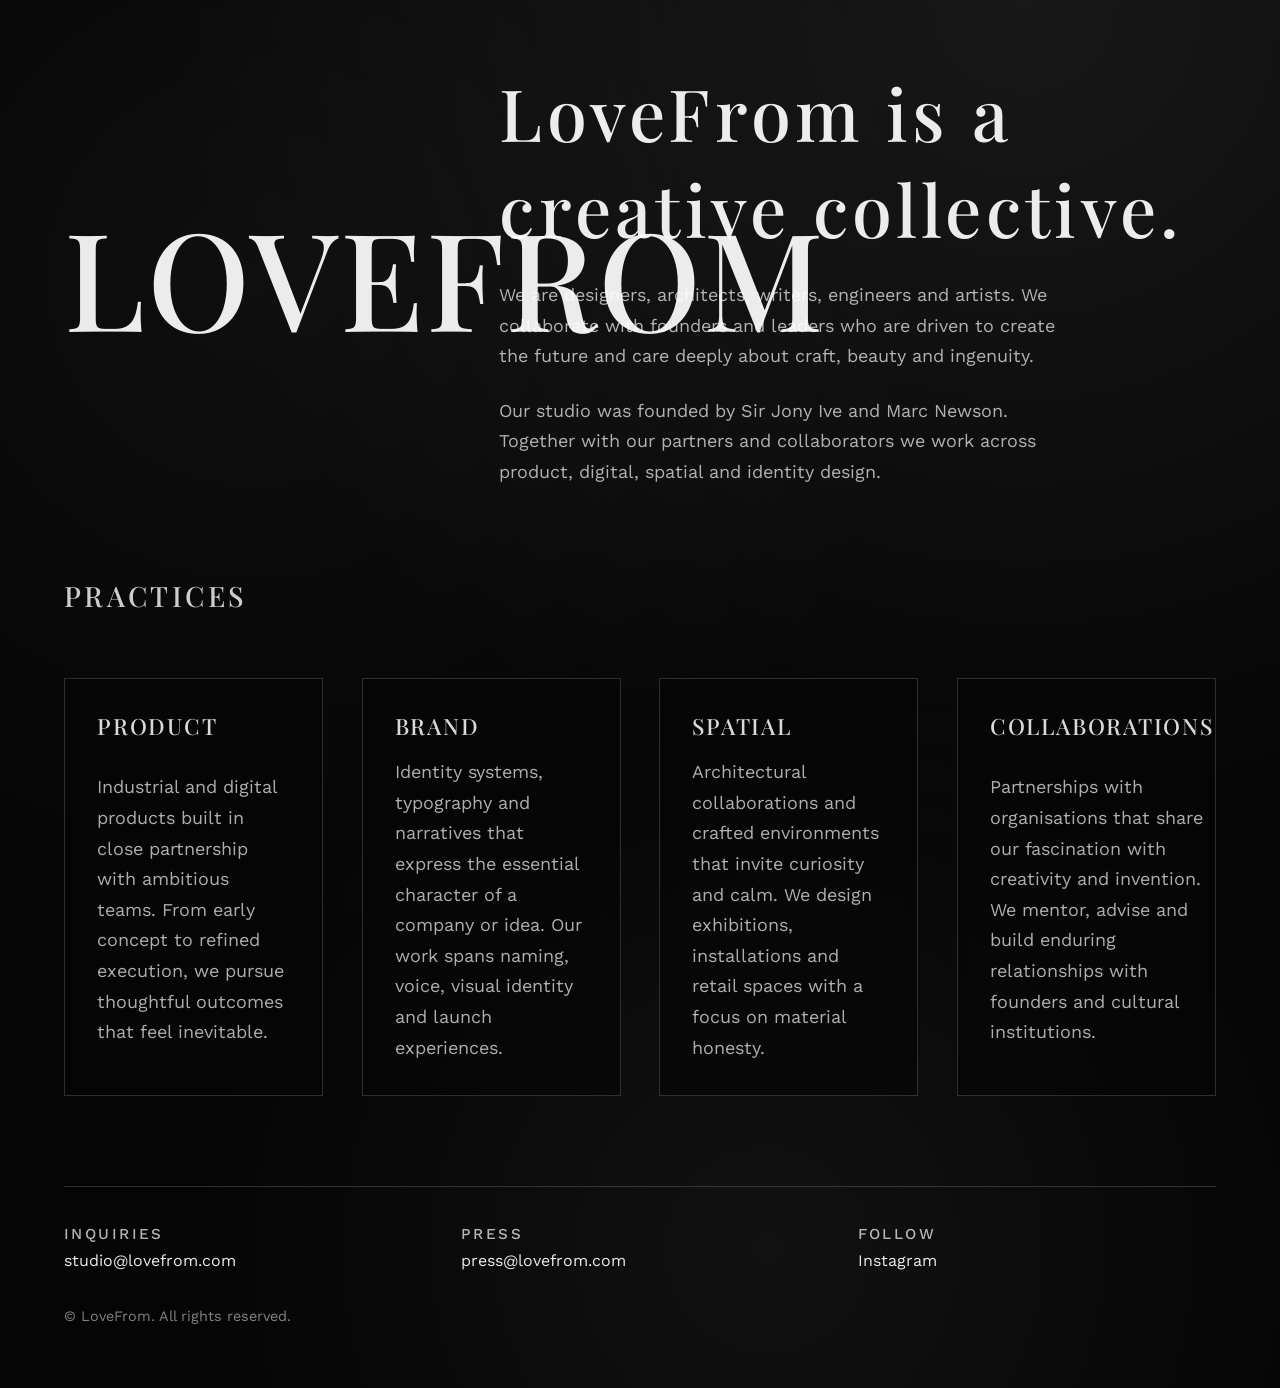
<file: index.html>
<!DOCTYPE html>
<html lang="en">
  <head>
    <meta charset="UTF-8" />
    <meta name="viewport" content="width=device-width, initial-scale=1" />
    <title>LoveFrom — Creative Collective</title>
    <meta
      name="description"
      content="A faithful recreation of LoveFrom's minimal homepage for a private deployment."
    />
    <link rel="preconnect" href="https://fonts.googleapis.com" />
    <link rel="preconnect" href="https://fonts.gstatic.com" crossorigin />
    <link
      href="https://fonts.googleapis.com/css2?family=Playfair+Display:wght@400;500;600&family=Work+Sans:wght@300;400;500&display=swap"
      rel="stylesheet"
    />
    <link rel="stylesheet" href="./styles.css" />
  </head>
  <body>
    <div class="page">
      <header class="hero" aria-labelledby="hero-title">
        <div class="hero__logo" aria-hidden="true">LoveFrom</div>
        <div class="hero__copy">
          <h1 id="hero-title">LoveFrom is a creative collective.</h1>
          <p>
            We are designers, architects, writers, engineers and artists. We collaborate with founders and
            leaders who are driven to create the future and care deeply about craft, beauty and ingenuity.
          </p>
          <p>
            Our studio was founded by Sir Jony Ive and Marc Newson. Together with our partners and
            collaborators we work across product, digital, spatial and identity design.
          </p>
        </div>
      </header>

      <main class="content" aria-labelledby="content-heading">
        <h2 id="content-heading">Practices</h2>
        <div class="grid">
          <section class="card">
            <h3>Product</h3>
            <p>
              Industrial and digital products built in close partnership with ambitious teams. From early
              concept to refined execution, we pursue thoughtful outcomes that feel inevitable.
            </p>
          </section>
          <section class="card">
            <h3>Brand</h3>
            <p>
              Identity systems, typography and narratives that express the essential character of a company or
              idea. Our work spans naming, voice, visual identity and launch experiences.
            </p>
          </section>
          <section class="card">
            <h3>Spatial</h3>
            <p>
              Architectural collaborations and crafted environments that invite curiosity and calm. We design
              exhibitions, installations and retail spaces with a focus on material honesty.
            </p>
          </section>
          <section class="card">
            <h3>Collaborations</h3>
            <p>
              Partnerships with organisations that share our fascination with creativity and invention. We
              mentor, advise and build enduring relationships with founders and cultural institutions.
            </p>
          </section>
        </div>
      </main>

      <footer class="footer" aria-label="Contact">
        <div class="footer__inner">
          <div class="footer__column">
            <h2>Inquiries</h2>
            <a href="mailto:studio@lovefrom.com">studio@lovefrom.com</a>
          </div>
          <div class="footer__column">
            <h2>Press</h2>
            <a href="mailto:press@lovefrom.com">press@lovefrom.com</a>
          </div>
          <div class="footer__column">
            <h2>Follow</h2>
            <a href="https://www.instagram.com/lovefrom/" target="_blank" rel="noreferrer noopener">Instagram</a>
          </div>
        </div>
        <p class="footer__note">© LoveFrom. All rights reserved.</p>
      </footer>
    </div>
  </body>
</html>
</file>
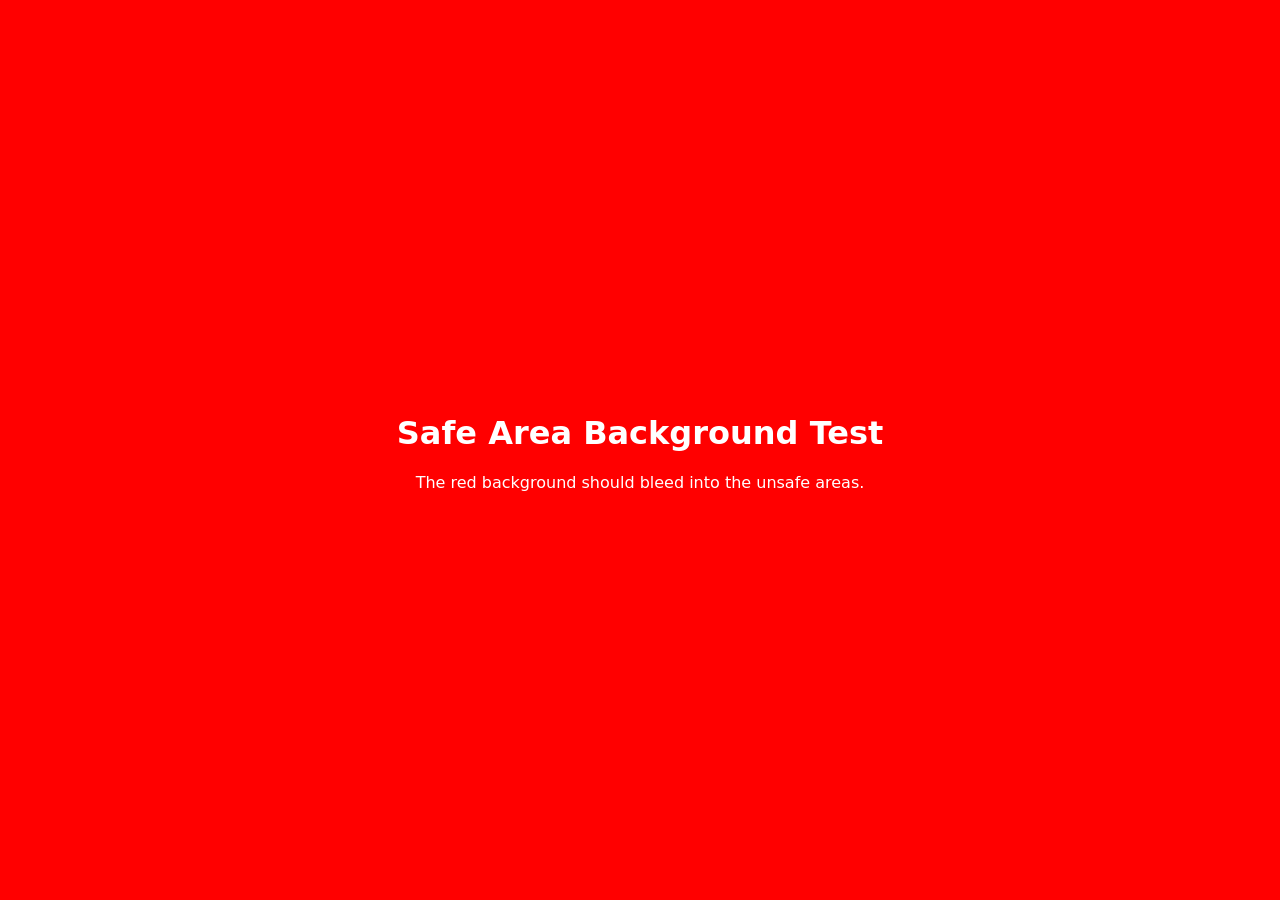
<file: safe-area-test.html>
<!DOCTYPE html>
<html lang="en">
  <head>
    <meta charset="UTF-8" />
    <meta
      name="viewport"
      content="width=device-width, initial-scale=1, viewport-fit=cover"
    />
    <title>Safe Area Background Test</title>
    <style>
      :root {
        --safe-area-top: env(safe-area-inset-top, 0px);
        --safe-area-bottom: env(safe-area-inset-bottom, 0px);
      }

      html,
      body {
        margin: 0;
        min-height: 100vh;
        min-height: 100dvh;
        background: red;
      }

      main {
        display: grid;
        place-items: center;
        min-height: 100vh;
        min-height: 100dvh;
        color: #fff;
        font-family: system-ui, -apple-system, 'Segoe UI', sans-serif;
        text-align: center;
      }
    </style>
  </head>
  <body>
    <main>
      <div>
        <h1>Safe Area Background Test</h1>
        <p>The red background should bleed into the unsafe areas.</p>
      </div>
    </main>
    <script>
      console.log(getComputedStyle(document.documentElement).getPropertyValue('--safe-area-top'));
      console.log(getComputedStyle(document.documentElement).getPropertyValue('--safe-area-bottom'));
    </script>
  </body>
</html>
</file>
<file: styles.css>
:root {
  color-scheme: dark;
  --background: #050505;
  --foreground: rgba(255, 255, 255, 0.92);
  --muted: rgba(255, 255, 255, 0.68);
  --accent: rgba(255, 255, 255, 0.16);
  --hero-size: clamp(2.8rem, 7vw, 4.5rem);
  --body-size: clamp(1rem, 2vw, 1.125rem);
  --mono: 'Work Sans', 'Inter', -apple-system, BlinkMacSystemFont, 'Segoe UI', sans-serif;
  --serif: 'Playfair Display', 'Times New Roman', serif;
}

*,
*::before,
*::after {
  box-sizing: border-box;
}

body {
  margin: 0;
  min-height: 100vh;
  background: radial-gradient(circle at 20% 20%, rgba(255, 255, 255, 0.04), transparent 45%),
    radial-gradient(circle at 80% 0%, rgba(255, 255, 255, 0.08), transparent 50%),
    radial-gradient(circle at 60% 90%, rgba(255, 255, 255, 0.05), transparent 40%),
    var(--background);
  color: var(--foreground);
  font-family: var(--mono);
  -webkit-font-smoothing: antialiased;
  text-rendering: optimizeLegibility;
}

.page {
  display: flex;
  flex-direction: column;
  min-height: 100vh;
  padding: clamp(24px, 5vw, 64px);
  gap: clamp(3rem, 7vw, 6rem);
}

.hero {
  display: grid;
  gap: clamp(2rem, 6vw, 6rem);
  grid-template-columns: minmax(200px, 1fr) minmax(240px, 2fr);
  align-items: center;
}

.hero__logo {
  font-family: var(--serif);
  font-size: clamp(4rem, 12vw, 8.5rem);
  font-weight: 500;
  letter-spacing: 0.14rem;
  text-transform: uppercase;
  line-height: 0.9;
  color: var(--foreground);
}

.hero__copy {
  display: grid;
  gap: 1.5rem;
}

.hero__copy h1 {
  font-family: var(--serif);
  font-size: var(--hero-size);
  font-weight: 500;
  letter-spacing: 0.06em;
  margin: 0;
}

.hero__copy p {
  margin: 0;
  font-size: var(--body-size);
  line-height: 1.7;
  color: var(--muted);
  max-width: 52ch;
}

.content {
  display: grid;
  gap: clamp(2rem, 5vw, 4rem);
}

.content h2 {
  font-family: var(--serif);
  font-weight: 500;
  letter-spacing: 0.12em;
  text-transform: uppercase;
  font-size: clamp(1.25rem, 3vw, 1.75rem);
  margin: 0;
  color: rgba(255, 255, 255, 0.8);
}

.grid {
  display: grid;
  gap: clamp(1.5rem, 3vw, 2.5rem);
  grid-template-columns: repeat(auto-fit, minmax(220px, 1fr));
}

.card {
  border: 1px solid var(--accent);
  padding: clamp(1.5rem, 2.5vw, 2.75rem);
  background: rgba(5, 5, 5, 0.6);
  backdrop-filter: blur(6px);
  display: grid;
  gap: 1rem;
  min-height: 240px;
  transition: border-color 200ms ease, transform 200ms ease;
}

.card:hover,
.card:focus-within {
  border-color: rgba(255, 255, 255, 0.35);
  transform: translateY(-4px);
}

.card h3 {
  margin: 0;
  font-family: var(--serif);
  font-weight: 500;
  letter-spacing: 0.08em;
  text-transform: uppercase;
  font-size: clamp(1.1rem, 2.3vw, 1.4rem);
  color: rgba(255, 255, 255, 0.85);
}

.card p {
  margin: 0;
  font-size: var(--body-size);
  color: var(--muted);
  line-height: 1.7;
}

.footer {
  display: grid;
  gap: clamp(1.5rem, 3vw, 2.5rem);
  padding-top: clamp(1.5rem, 3vw, 2.5rem);
  border-top: 1px solid var(--accent);
}

.footer__inner {
  display: grid;
  gap: clamp(1.5rem, 3vw, 2.5rem);
  grid-template-columns: repeat(auto-fit, minmax(180px, 1fr));
}

.footer__column {
  display: grid;
  gap: 0.5rem;
}

.footer__column h2 {
  margin: 0;
  font-size: 0.95rem;
  letter-spacing: 0.16em;
  text-transform: uppercase;
  font-weight: 500;
  color: rgba(255, 255, 255, 0.7);
}

.footer__column a {
  color: var(--foreground);
  text-decoration: none;
  font-size: 1rem;
  transition: color 200ms ease;
}

.footer__column a:hover,
.footer__column a:focus {
  color: #ffffff;
}

.footer__note {
  margin: 0;
  font-size: 0.9rem;
  color: rgba(255, 255, 255, 0.5);
}

@media (max-width: 900px) {
  .hero {
    grid-template-columns: 1fr;
    text-align: left;
  }

  .hero__logo {
    font-size: clamp(4rem, 22vw, 7.5rem);
  }
}

@media (max-width: 600px) {
  .page {
    padding: clamp(20px, 6vw, 32px);
  }

  .card {
    min-height: 0;
  }
}
</file>
